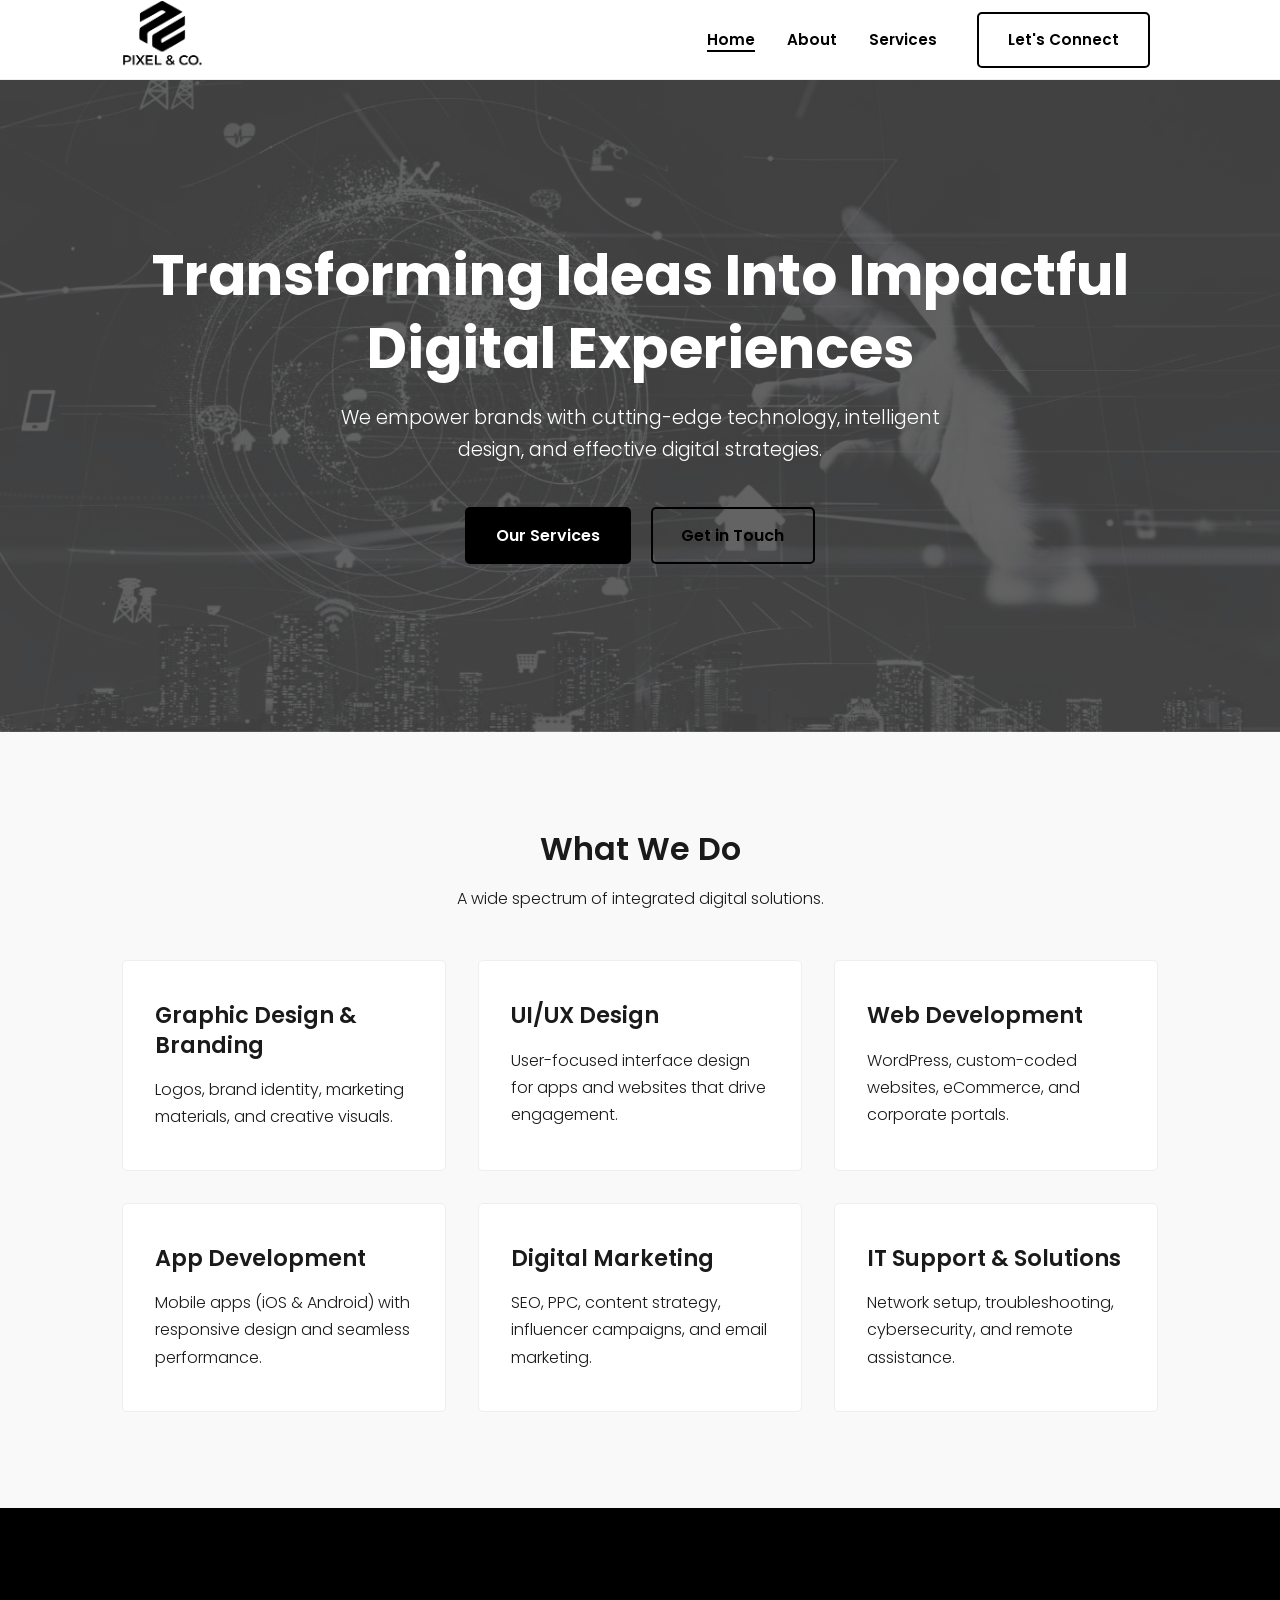
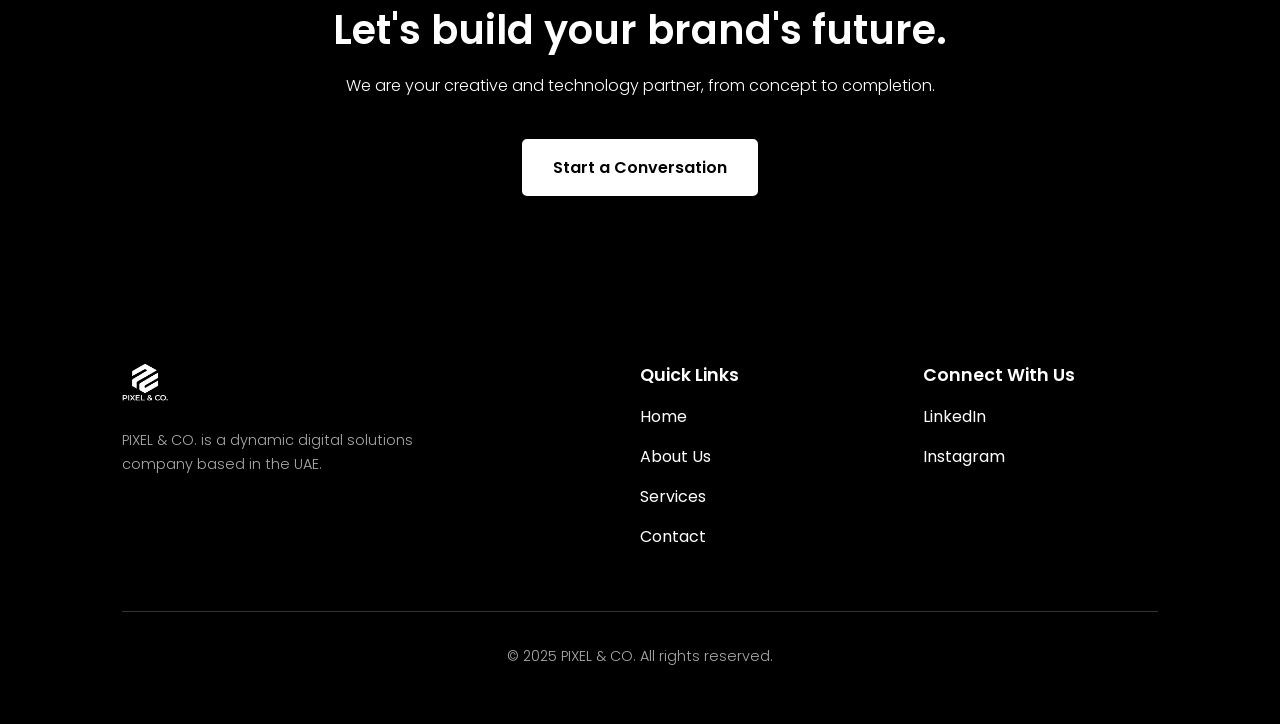
<file: index.html>
<!DOCTYPE html>
<html lang="en">
<head>
    <meta charset="UTF-8">
    <meta name="viewport" content="width=device-width, initial-scale=1.0">
    <title>PIXEL & CO. - Digital Solutions</title>
    <link rel="stylesheet" href="css/style.css">
    <link href="https://fonts.googleapis.com/css2?family=Poppins:wght@300;400;600;700&display=swap" rel="stylesheet">
</head>
<body>

    <header class="header">
        <div class="container">
            <nav class="navbar">
                <a href="index.html" class="nav-logo">
                    <img src="images/Pixel & Co. Logo.png" alt="PIXEL & CO. Logo">
                </a>
                <ul class="nav-menu">
                    <li class="nav-item"><a href="index.html" class="nav-link active">Home</a></li>
                    <li class="nav-item"><a href="about.html" class="nav-link">About</a></li>
                    <li class="nav-item"><a href="services.html" class="nav-link">Services</a></li>
                    <li class="nav-item"><a href="contact.html" class="nav-link btn">Let's Connect</a></li>
                </ul>
                <div class="hamburger">
                    <span class="bar"></span>
                    <span class="bar"></span>
                    <span class="bar"></span>
                </div>
            </nav>
        </div>
    </header>

    <main>
        <section class="hero">
            <div class="container">
                <h1>Transforming Ideas Into Impactful Digital Experiences</h1>
                <p class="subtitle">We empower brands with cutting-edge technology, intelligent design, and effective digital strategies.</p>
                <a href="services.html" class="btn btn-primary">Our Services</a>
                <a href="contact.html" class="btn">Get in Touch</a>
            </div>
        </section>

        <section class="services-overview">
            <div class="container">
                <h2>What We Do</h2>
                <p class="section-subtitle">A wide spectrum of integrated digital solutions.</p>
                <div class="services-grid">
                    <div class="service-card">
                        <h3>Graphic Design & Branding</h3>
                        <p>Logos, brand identity, marketing materials, and creative visuals.</p>
                    </div>
                    <div class="service-card">
                        <h3>UI/UX Design</h3>
                        <p>User-focused interface design for apps and websites that drive engagement.</p>
                    </div>
                    <div class="service-card">
                        <h3>Web Development</h3>
                        <p>WordPress, custom-coded websites, eCommerce, and corporate portals.</p>
                    </div>
                    <div class="service-card">
                        <h3>App Development</h3>
                        <p>Mobile apps (iOS & Android) with responsive design and seamless performance.</p>
                    </div>
                    <div class="service-card">
                        <h3>Digital Marketing</h3>
                        <p>SEO, PPC, content strategy, influencer campaigns, and email marketing.</p>
                    </div>
                    <div class="service-card">
                        <h3>IT Support & Solutions</h3>
                        <p>Network setup, troubleshooting, cybersecurity, and remote assistance.</p>
                    </div>
                </div>
            </div>
        </section>

        <section class="cta">
            <div class="container">
                <h2>Let's build your brand's future.</h2>
                <p>We are your creative and technology partner, from concept to completion.</p>
                <a href="contact.html" class="btn btn-primary">Start a Conversation</a>
            </div>
        </section>
    </main>

    <footer class="footer">
        <div class="container">
            <div class="footer-content">
                <div class="footer-about">
                    <img src="images/Pixel & Co. Logo.png" alt="PIXEL & CO. Logo" class="footer-logo">
                    <p>PIXEL & CO. is a dynamic digital solutions company based in the UAE.</p>
                </div>
                <div class="footer-links">
                    <h3>Quick Links</h3>
                    <ul>
                        <li><a href="index.html">Home</a></li>
                        <li><a href="about.html">About Us</a></li>
                        <li><a href="services.html">Services</a></li>
                        <li><a href="contact.html">Contact</a></li>
                    </ul>
                </div>
                <div class="footer-social">
                    <h3>Connect With Us</h3>
                    <a href="https://www.linkedin.com/company/pixel1co/" target="_blank">LinkedIn</a>
                    <a href="https://www.instagram.com/pixel_n_co" target="_blank">Instagram</a>
                </div>
            </div>
            <div class="footer-bottom">
                <p>&copy; 2025 PIXEL & CO. All rights reserved.</p>
            </div>
        </div>
    </footer>

    <script src="js/script.js"></script>
</body>
</html>
</file>
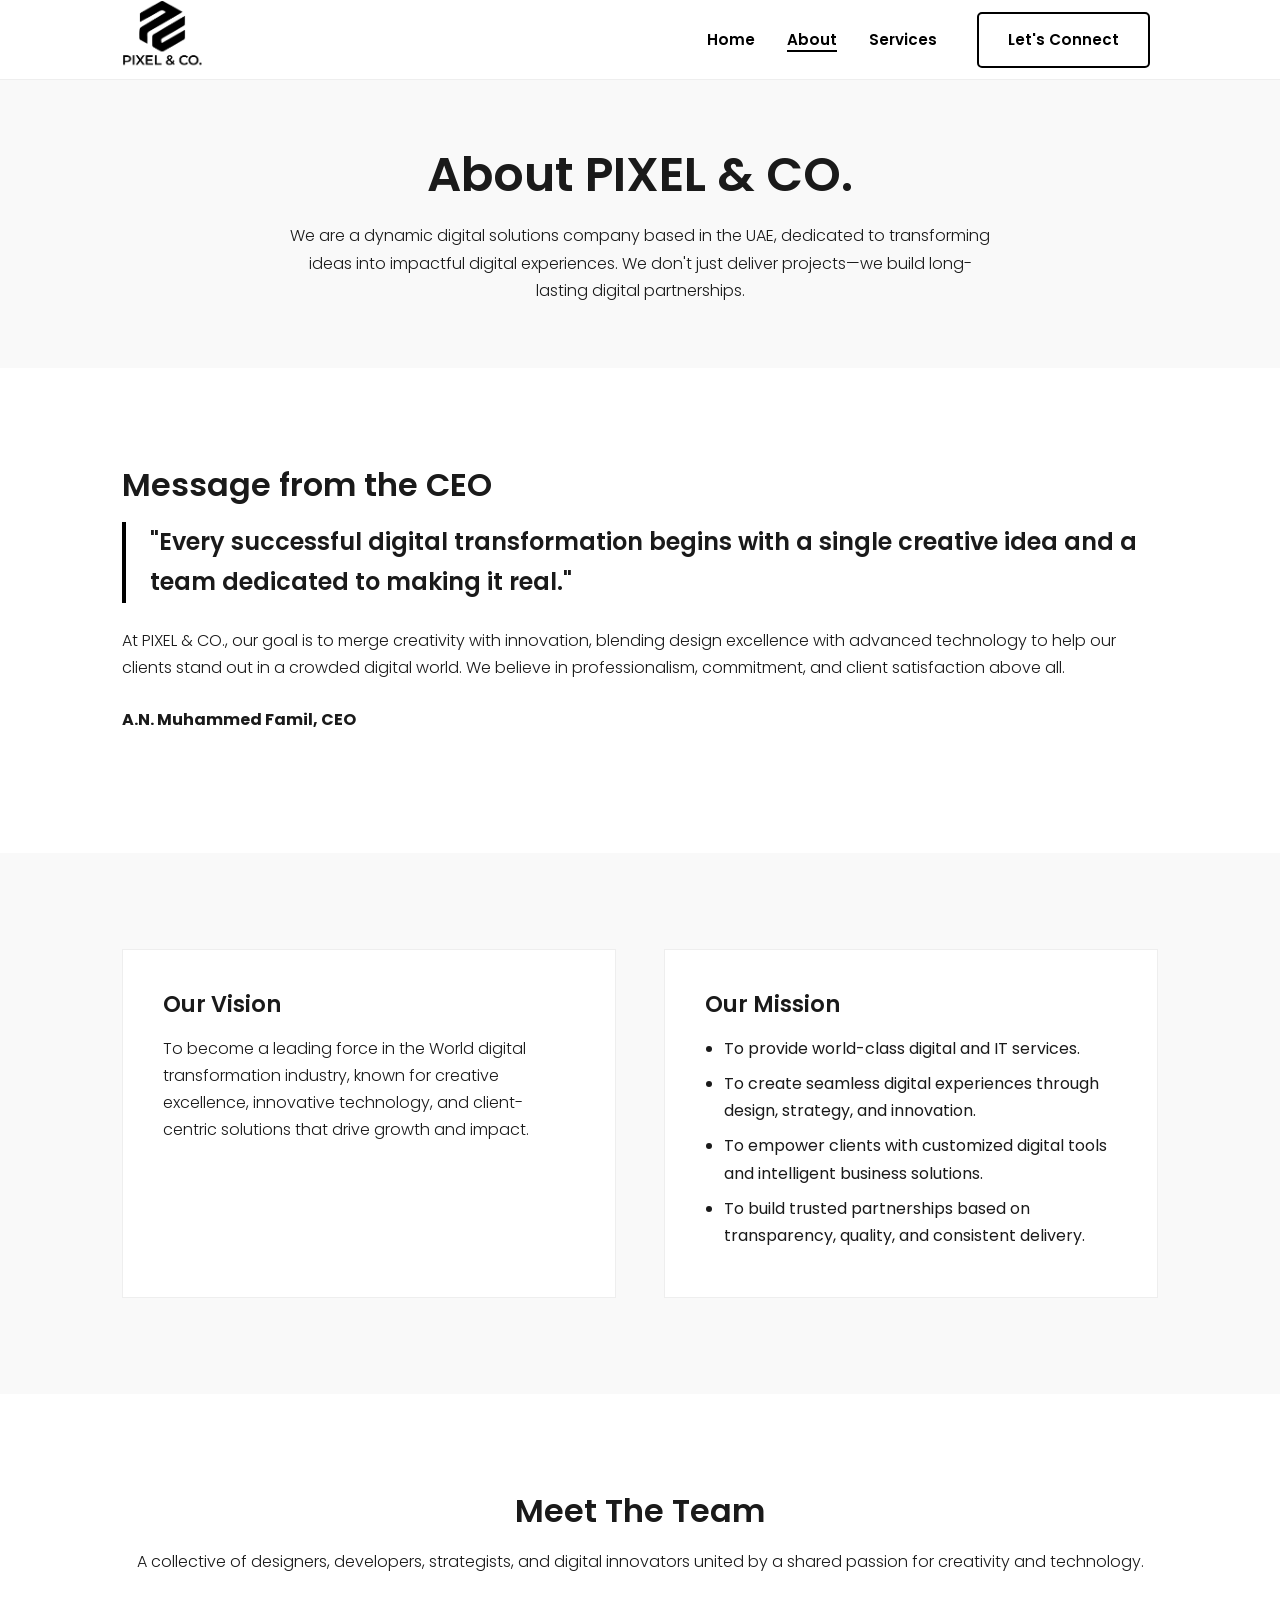
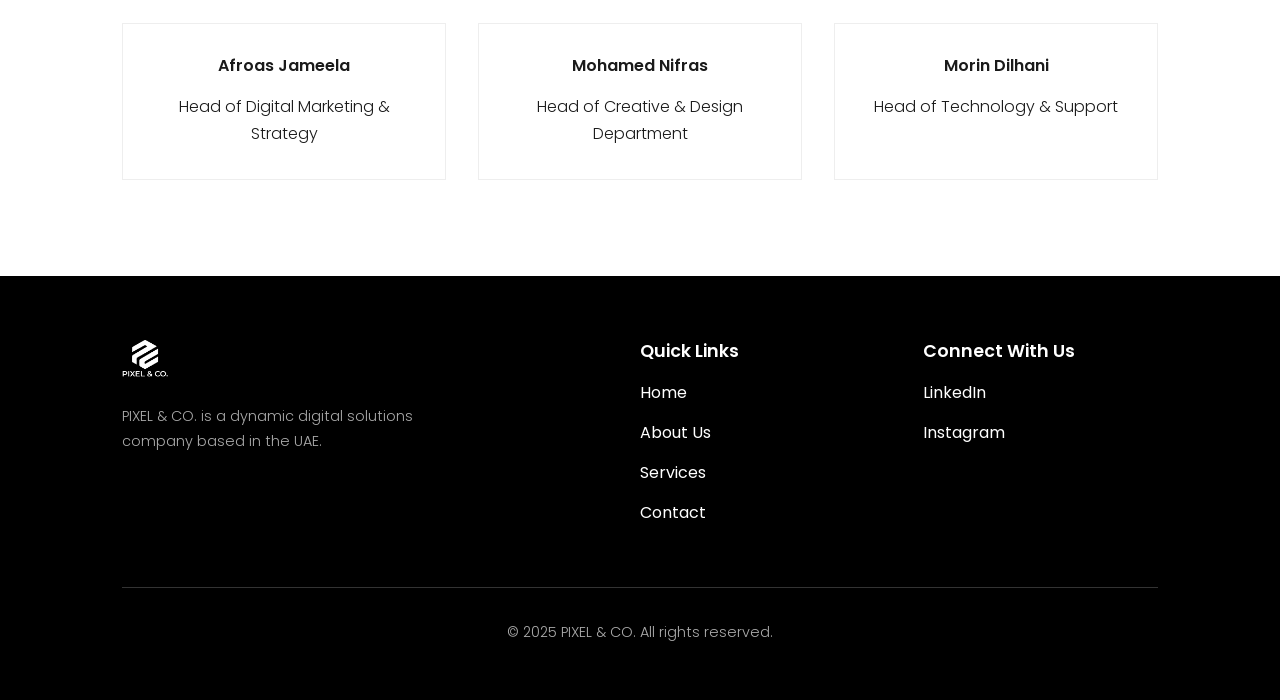
<file: about.html>
<!DOCTYPE html>
<html lang="en">
<head>
    <meta charset="UTF-8">
    <meta name="viewport" content="width=device-width, initial-scale=1.0">
    <title>About PIXEL & CO.</title>
    <link rel="stylesheet" href="css/style.css">
    <link href="https://fonts.googleapis.com/css2?family=Poppins:wght@300;400;600;700&display=swap" rel="stylesheet">
</head>
<body>

    <header class="header">
        <div class="container">
            <nav class="navbar">
                <a href="index.html" class="nav-logo">
                    <img src="images/Pixel & Co. Logo.png" alt="PIXEL & CO. Logo">
                </a>
                <ul class="nav-menu">
                    <li class="nav-item"><a href="index.html" class="nav-link">Home</a></li>
                    <li class="nav-item"><a href="about.html" class="nav-link active">About</a></li>
                    <li class="nav-item"><a href="services.html" class="nav-link">Services</a></li>
                    <li class="nav-item"><a href="contact.html" class="nav-link btn">Let's Connect</a></li>
                </ul>
                <div class="hamburger">
                    <span class="bar"></span>
                    <span class="bar"></span>
                    <span class="bar"></span>
                </div>
            </nav>
        </div>
    </header>

    <main>
        <section class="page-header">
            <div class="container">
                <h1>About PIXEL & CO.</h1>
                <p>We are a dynamic digital solutions company based in the UAE, dedicated to transforming ideas into impactful digital experiences. We don't just deliver projects—we build long-lasting digital partnerships.</p>
            </div>
        </section>

        <section class="ceo-message">
            <div class="container">
                <div class="ceo-content">
                    <div class="ceo-text">
                        <h2>Message from the CEO</h2>
                        <blockquote>
                            "Every successful digital transformation begins with a single creative idea and a team dedicated to making it real."
                        </blockquote>
                        <p>At PIXEL & CO., our goal is to merge creativity with innovation, blending design excellence with advanced technology to help our clients stand out in a crowded digital world. We believe in professionalism, commitment, and client satisfaction above all.</p>
                        <p><strong>A.N. Muhammed Famil, CEO</strong></p>
                    </div>
                </div>
            </div>
        </section>

        <section class="vision-mission">
            <div class="container">
                <div class="vm-grid">
                    <div class="vm-card">
                        <h3>Our Vision</h3>
                        <p>To become a leading force in the World digital transformation industry, known for creative excellence, innovative technology, and client-centric solutions that drive growth and impact.</p>
                    </div>
                    <div class="vm-card">
                        <h3>Our Mission</h3>
                        <ul>
                           <li>To provide world-class digital and IT services.</li>
                            <li>To create seamless digital experiences through design, strategy, and innovation.</li>
                           <li>To empower clients with customized digital tools and intelligent business solutions.</li>
                           <li>To build trusted partnerships based on transparency, quality, and consistent delivery.</li>
                        </ul>
                    </div>
                </div>
            </div>
        </section>
        
        <section class="team">
            <div class="container">
               <h2>Meet The Team</h2>
               <p class="section-subtitle">A collective of designers, developers, strategists, and digital innovators united by a shared passion for creativity and technology.</p>
                <div class="team-grid">
                    <div class="team-member">
                        <h4>Afroas Jameela</h4>
                        <p>Head of Digital Marketing & Strategy</p>
                    </div>
                    <div class="team-member">
                        <h4>Mohamed Nifras</h4>
                        <p>Head of Creative & Design Department</p>
                    </div>
                    <div class="team-member">
                        <h4>Morin Dilhani</h4>
                        <p>Head of Technology & Support</p>
                    </div>
                </div>
            </div>
        </section>

    </main>

    <footer class="footer">
        <div class="container">
            <div class="footer-content">
                <div class="footer-about">
                    <img src="images/Pixel & Co. Logo.png" alt="PIXEL & CO. Logo" class="footer-logo">
                    <p>PIXEL & CO. is a dynamic digital solutions company based in the UAE.</p>
                </div>
                <div class="footer-links">
                    <h3>Quick Links</h3>
                    <ul>
                        <li><a href="index.html">Home</a></li>
                        <li><a href="about.html">About Us</a></li>
                        <li><a href="services.html">Services</a></li>
                        <li><a href="contact.html">Contact</a></li>
                    </ul>
                </div>
                <div class="footer-social">
                    <h3>Connect With Us</h3>
                    <a href="https://www.linkedin.com/company/pixel1co/" target="_blank">LinkedIn</a>
                    <a href="https://www.instagram.com/pixel_n_co" target="_blank">Instagram</a>
                </div>
            </div>
            <div class="footer-bottom">
                <p>&copy; 2025 PIXEL & CO. All rights reserved.</p>
            </div>
        </div>
    </footer>

    <script src="js/script.js"></script>
</body>
</html>
</file>
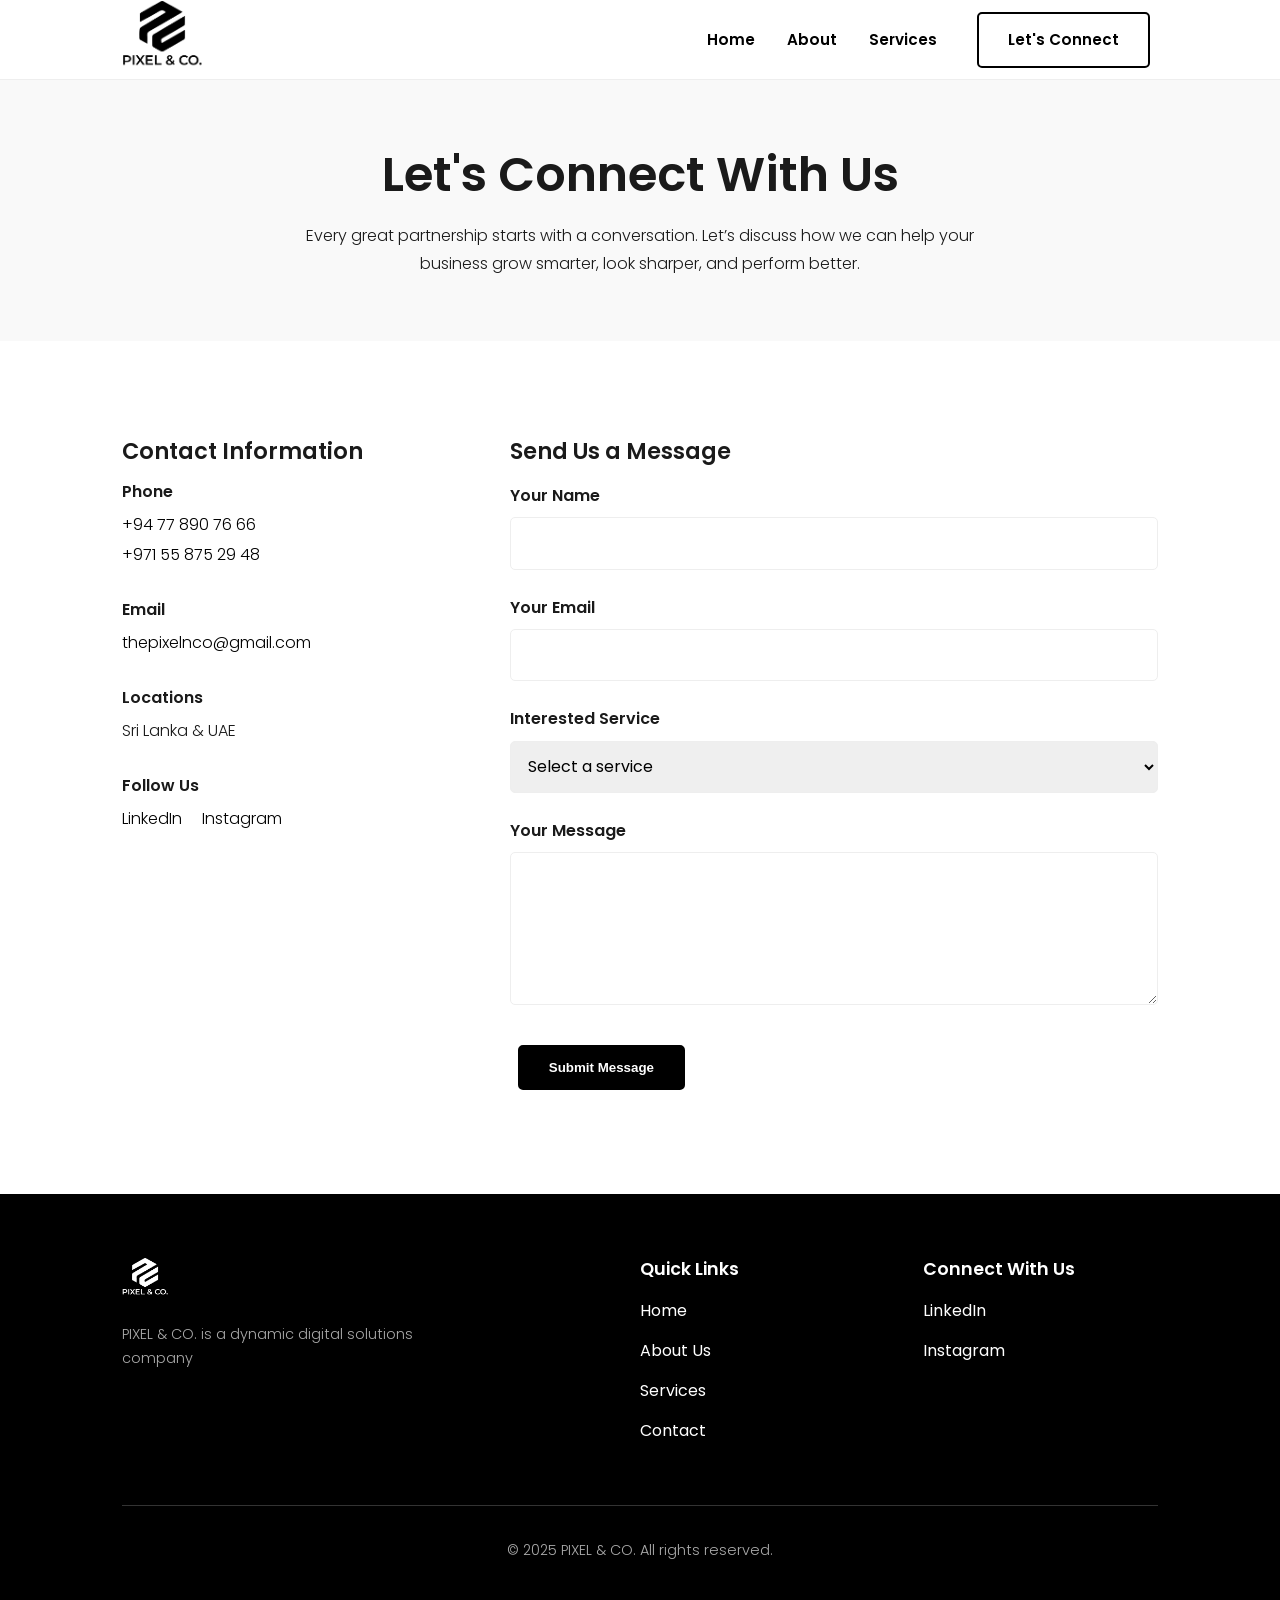
<file: contact.html>
<!DOCTYPE html>
<html lang="en">
<head>
    <meta charset="UTF-8">
    <meta name="viewport" content="width=device-width, initial-scale=1.0">
    <title>Contact PIXEL & CO.</title>
    <link rel="stylesheet" href="css/style.css">
    <link href="https://fonts.googleapis.com/css2?family=Poppins:wght@300;400;600;700&display=swap" rel="stylesheet">
</head>
<body>

    <header class="header">
        <div class="container">
            <nav class="navbar">
                <a href="index.html" class="nav-logo">
                    <img src="images/Pixel & Co. Logo.png" alt="PIXEL & CO. Logo">
                </a>
                <ul class="nav-menu">
                    <li class="nav-item"><a href="index.html" class="nav-link">Home</a></li>
                    <li class="nav-item"><a href="about.html" class="nav-link">About</a></li>
                    <li class="nav-item"><a href="services.html" class="nav-link">Services</a></li>
                    <li class="nav-item"><a href="contact.html" class="nav-link active btn">Let's Connect</a></li>
                </ul>
                <div class="hamburger">
                    <span class="bar"></span>
                    <span class="bar"></span>
                    <span class="bar"></span>
                </div>
            </nav>
        </div>
    </header>

    <main>
        <section class="page-header">
            <div class="container">
                <h1>Let's Connect With Us</h1>
                <p>Every great partnership starts with a conversation. Let’s discuss how we can help your business grow smarter, look sharper, and perform better.</p>
            </div>
        </section>

        <section class="contact-page">
            <div class="container">
                <div class="contact-grid">
                    <div class="contact-details">
                        <h3>Contact Information</h3>
                        
                        <div class="contact-info-item">
                            <h4>Phone</h4>
                           <p><a href="tel:+94778907666">+94 77 890 76 66</a></p>
                            <p><a href="tel:+971558752948">+971 55 875 29 48</a></p>
                        </div>

                        <div class="contact-info-item">
                            <h4>Email</h4>
                            <p><a href="mailto:thepixelnco@gmail.com">thepixelnco@gmail.com</a></p>
                        </div>
                        
                        <div class="contact-info-item">
                            <h4>Locations</h4>
                            <p>Sri Lanka & UAE</p>
                        </div>

                        <div class="contact-info-item">
                            <h4>Follow Us</h4>
                            <a href="https://www.linkedin.com/company/pixel1co/" class="social-link" target="_blank">LinkedIn</a>
                            <a href="https://www.instagram.com/pixel_n_co" class="social-link" target="_blank">Instagram</a>
                        </div>
                    </div>

                    <div class="contact-form-wrap">
                        <h3>Send Us a Message</h3>
                        <form id="contact-form" action="httpsPOST" data-netlify="true">
                            <div class="form-group">
                                <label for="name">Your Name</label>
                                <input type="text" id="name" name="name" required>
                            </div>
                            <div class="form-group">
                                <label for="email">Your Email</label>
                                <input type="email" id="email" name="email" required>
                            </div>
                            <div class="form-group">
                                <label for="service">Interested Service</label>
                                <select id="service" name="service">
                                    <option value="">Select a service</option>
                                    <option value="design">Graphic Design & Branding</option>
                                    <option value="ui-ux">UI/UX Design</option>
                                    <option value="web-dev">Web Development</option>
                                    <option value="app-dev">App Development</option>
                                    <option value="marketing">Digital Marketing</option>
                                    <option value="smm">Social Media Management</option>
                                    <option value="va">Virtual Assistance</option>
                                    <option value="it">IT Support</option>
                                    <option value="other">Other</option>
                                </select>
                            </div>
                            <div class="form-group">
                                <label for="message">Your Message</label>
                                <textarea id="message" name="message" rows="5" required></textarea>
                            </div>
                            <button type="submit" class="btn btn-primary">Submit Message</button>
                        </form>
                    </div>
                </div>
            </div>
        </section>
        
    </main>

    <footer class="footer">
        <div class="container">
            <div class="footer-content">
                <div class="footer-about">
                    <img src="images/Pixel & Co. Logo.png" alt="PIXEL & CO. Logo" class="footer-logo">
                    <p>PIXEL & CO. is a dynamic digital solutions company</p>
                </div>
                <div class="footer-links">
                    <h3>Quick Links</h3>
                    <ul>
                        <li><a href="index.html">Home</a></li>
                        <li><a href="about.html">About Us</a></li>
                        <li><a href="services.html">Services</a></li>
                        <li><a href="contact.html">Contact</a></li>
                    </ul>
                </div>
                <div class="footer-social">
                    <h3>Connect With Us</h3>
                    <a href="https://www.linkedin.com/company/pixel1co/" target="_blank">LinkedIn</a>
                    <a href="https://www.instagram.com/pixel_n_co" target="_blank">Instagram</a>
                </div>
            </div>
            <div class="footer-bottom">
                <p>&copy; 2025 PIXEL & CO. All rights reserved.</p>
            </div>
        </div>
    </footer>

    <script src="js/script.js"></script>
</body>
</html>
</file>
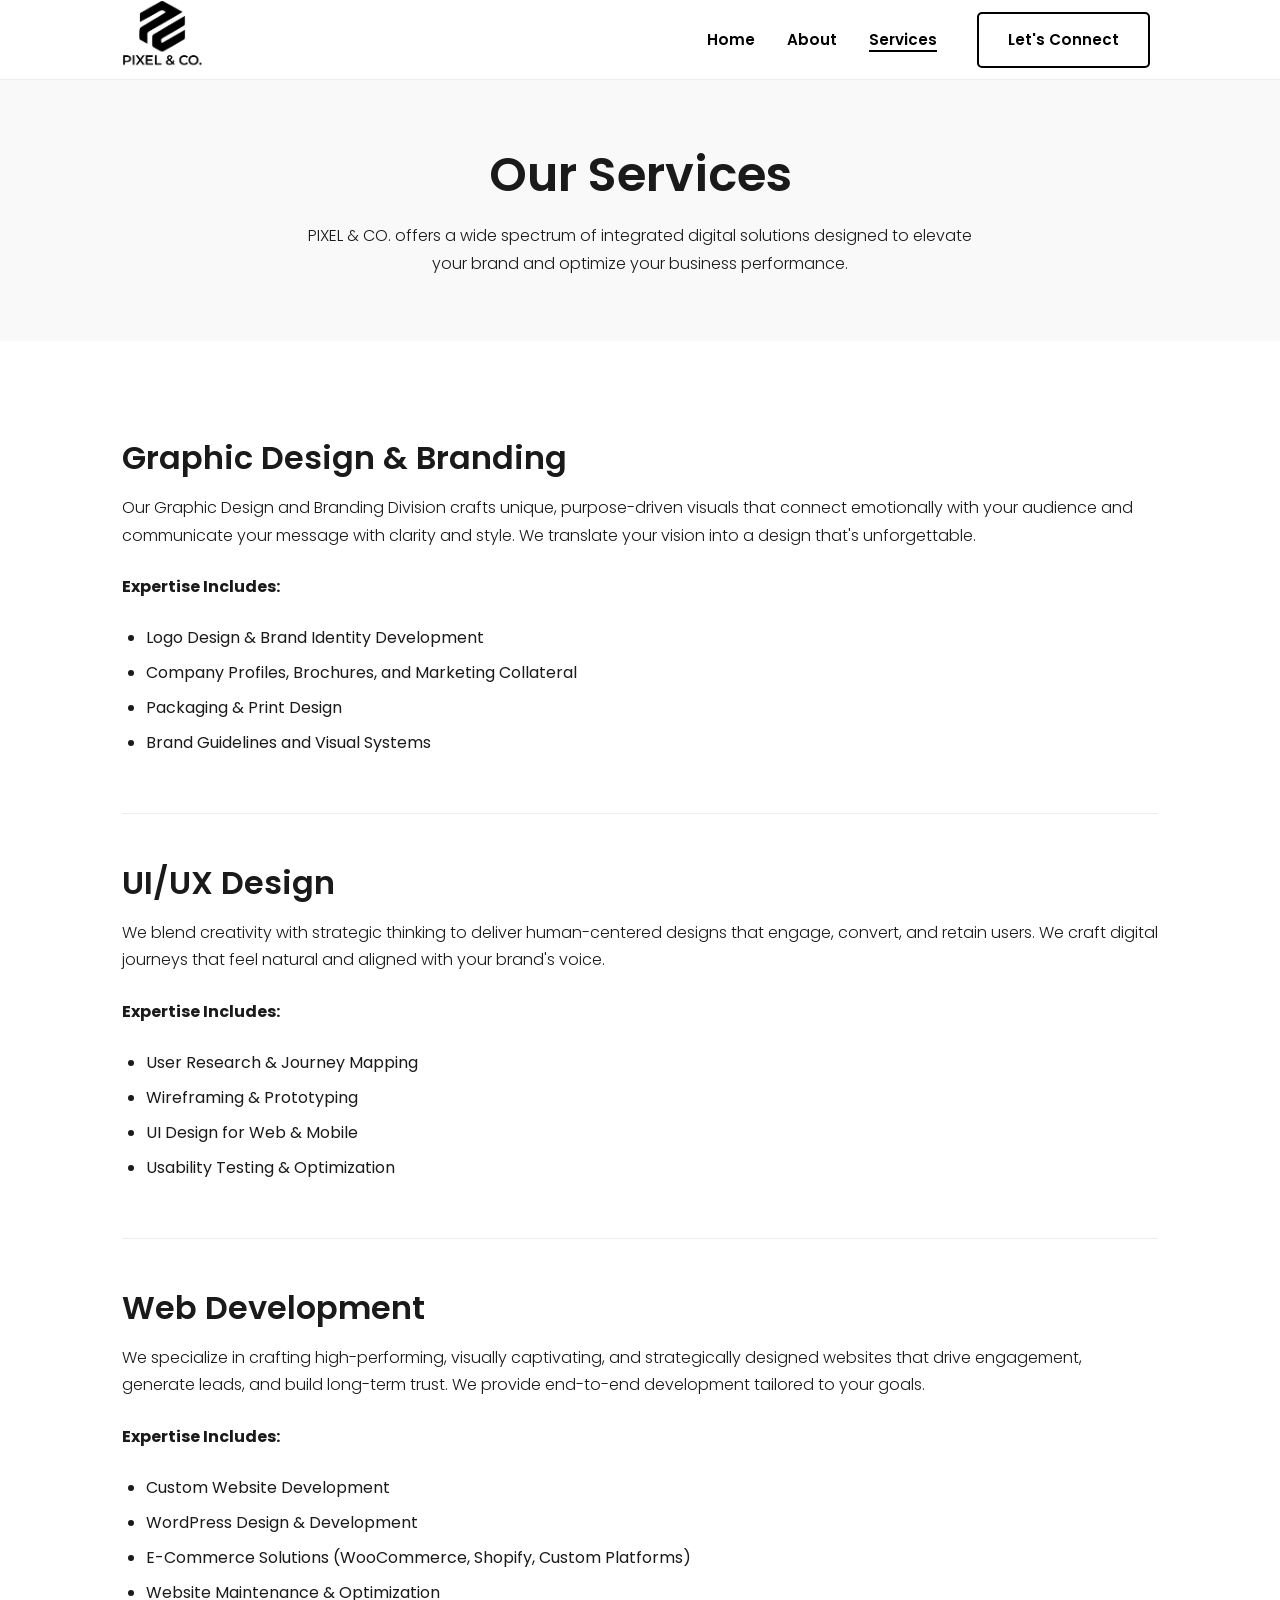
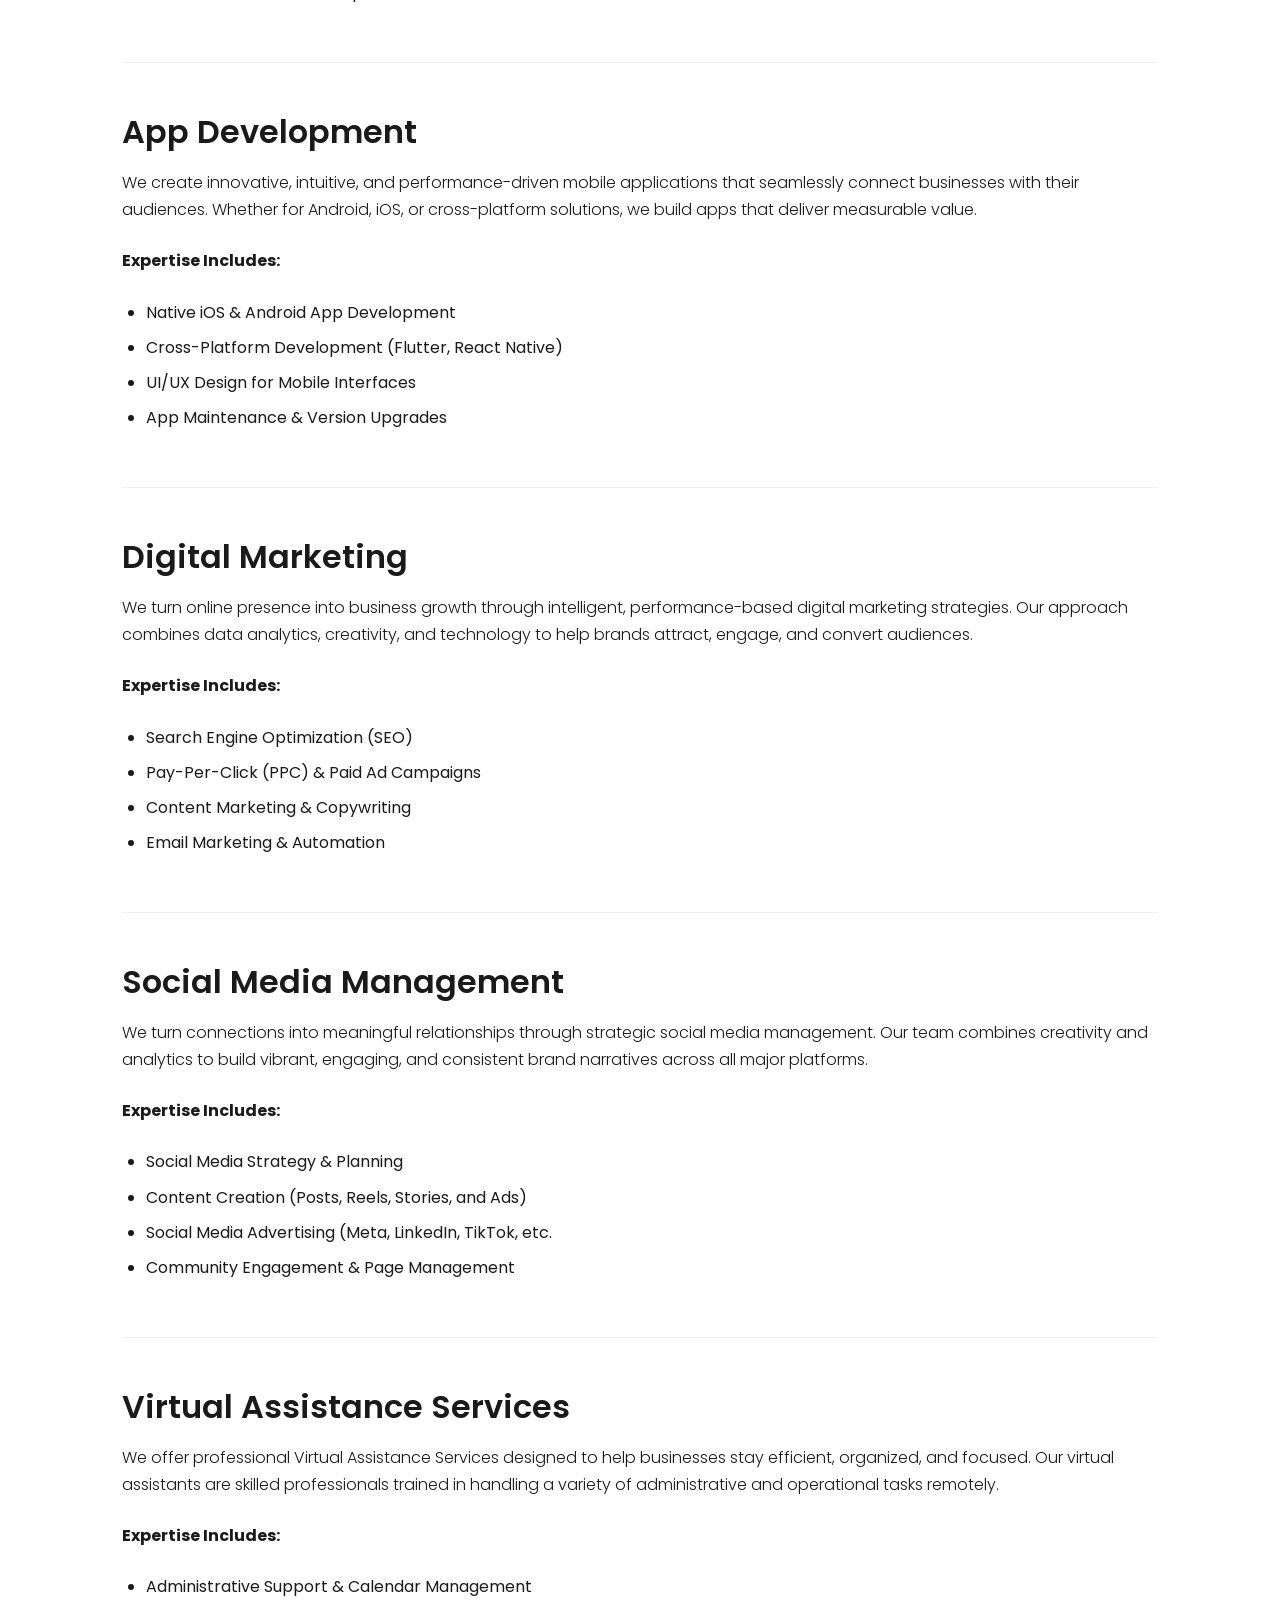
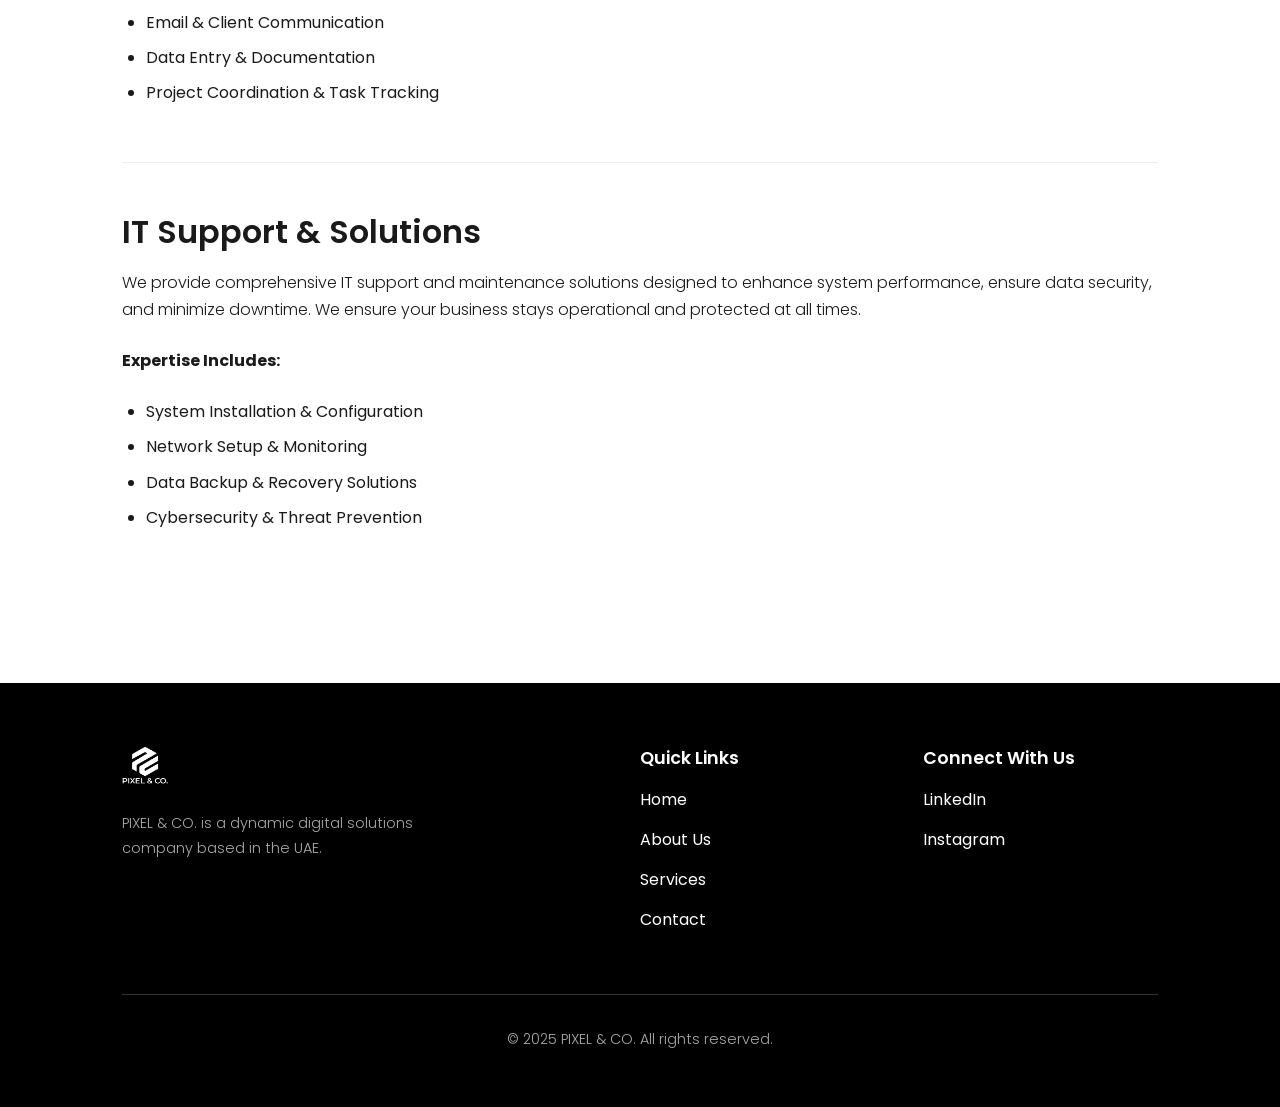
<file: services.html>
<!DOCTYPE html>
<html lang="en">
<head>
    <meta charset="UTF-8">
    <meta name="viewport" content="width=device-width, initial-scale=1.0">
    <title>Our Services - PIXEL & CO.</title>
    <link rel="stylesheet" href="css/style.css">
    <link href="https://fonts.googleapis.com/css2?family=Poppins:wght@300;400;600;700&display=swap" rel="stylesheet">
</head>
<body>

    <header class="header">
        <div class="container">
            <nav class="navbar">
                <a href="index.html" class="nav-logo">
                    <img src="images/Pixel & Co. Logo.png" alt="PIXEL & CO. Logo">
                </a>
                <ul class="nav-menu">
                    <li class="nav-item"><a href="index.html" class="nav-link">Home</a></li>
                    <li class="nav-item"><a href="about.html" class="nav-link">About</a></li>
                    <li class="nav-item"><a href="services.html" class="nav-link active">Services</a></li>
                    <li class="nav-item"><a href="contact.html" class="nav-link btn">Let's Connect</a></li>
                </ul>
                <div class="hamburger">
                    <span class="bar"></span>
                    <span class="bar"></span>
                    <span class="bar"></span>
                </div>
            </nav>
        </div>
    </header>

    <main>
        <section class="page-header">
            <div class="container">
                <h1>Our Services</h1>
                <p>PIXEL & CO. offers a wide spectrum of integrated digital solutions designed to elevate your brand and optimize your business performance.</p>
            </div>
        </section>

        <section class="services-detailed">
            <div class="container">
                
                <article class="service-item">
                    <h2>Graphic Design & Branding</h2>
                    <p>Our Graphic Design and Branding Division crafts unique, purpose-driven visuals that connect emotionally with your audience and communicate your message with clarity and style. We translate your vision into a design that's unforgettable.</p>
                    <p><strong>Expertise Includes:</strong></p>
                    <ul>
                        <li>Logo Design & Brand Identity Development</li>
                        <li>Company Profiles, Brochures, and Marketing Collateral</li>
                        <li>Packaging & Print Design</li>
                        <li>Brand Guidelines and Visual Systems</li>
                    </ul>
                </article>

                <article class="service-item">
                    <h2>UI/UX Design</h2>
                    <p>We blend creativity with strategic thinking to deliver human-centered designs that engage, convert, and retain users. We craft digital journeys that feel natural and aligned with your brand's voice.</p>
                    <p><strong>Expertise Includes:</strong></p>
                    <ul>
                        <li>User Research & Journey Mapping</li>
                        <li>Wireframing & Prototyping</li>
                        <li>UI Design for Web & Mobile</li>
                        <li>Usability Testing & Optimization</li>
                    </ul>
                </article>

                <article class="service-item">
                    <h2>Web Development</h2>
                   <p>We specialize in crafting high-performing, visually captivating, and strategically designed websites that drive engagement, generate leads, and build long-term trust. We provide end-to-end development tailored to your goals.</p>
                    <p><strong>Expertise Includes:</strong></p>
                    <ul>
                        <li>Custom Website Development</li>
                        <li>WordPress Design & Development</li>
                        <li>E-Commerce Solutions (WooCommerce, Shopify, Custom Platforms)</li>
                        <li>Website Maintenance & Optimization</li>
                    </ul>
                </article>

                <article class="service-item">
                    <h2>App Development</h2>
                    <p>We create innovative, intuitive, and performance-driven mobile applications that seamlessly connect businesses with their audiences. Whether for Android, iOS, or cross-platform solutions, we build apps that deliver measurable value.</p>
                    <p><strong>Expertise Includes:</strong></p>
                    <ul>
                        <li>Native iOS & Android App Development</li>
                        <li>Cross-Platform Development (Flutter, React Native)</li>
                        <li>UI/UX Design for Mobile Interfaces</li>
                        <li>App Maintenance & Version Upgrades</li>
                    </ul>
                </article>

                <article class="service-item">
                    <h2>Digital Marketing</h2>
                    <p>We turn online presence into business growth through intelligent, performance-based digital marketing strategies. Our approach combines data analytics, creativity, and technology to help brands attract, engage, and convert audiences.</p>
                    <p><strong>Expertise Includes:</strong></p>
                    <ul>
                        <li>Search Engine Optimization (SEO)</li>
                        <li>Pay-Per-Click (PPC) & Paid Ad Campaigns</li>
                        <li>Content Marketing & Copywriting</li>
                        <li>Email Marketing & Automation</li>
                    </ul>
                </article>

                <article class="service-item">
                    <h2>Social Media Management</h2>
                    <p>We turn connections into meaningful relationships through strategic social media management. Our team combines creativity and analytics to build vibrant, engaging, and consistent brand narratives across all major platforms.</p>
                    <p><strong>Expertise Includes:</strong></p>
                    <ul>
                        <li>Social Media Strategy & Planning</li>
                        <li>Content Creation (Posts, Reels, Stories, and Ads)</li>
                        <li>Social Media Advertising (Meta, LinkedIn, TikTok, etc.</li>
                        <li>Community Engagement & Page Management</li>
                    </ul>
                </article>
                
                <article class="service-item">
                    <h2>Virtual Assistance Services</h2>
                    <p>We offer professional Virtual Assistance Services designed to help businesses stay efficient, organized, and focused. Our virtual assistants are skilled professionals trained in handling a variety of administrative and operational tasks remotely.</p>
                    <p><strong>Expertise Includes:</strong></p>
                    <ul>
                        <li>Administrative Support & Calendar Management</li>
                        <li>Email & Client Communication</li>
                        <li>Data Entry & Documentation</li>
                        <li>Project Coordination & Task Tracking</li>
                    </ul>
                </article>

                <article class="service-item">
                    <h2>IT Support & Solutions</h2>
                    <p>We provide comprehensive IT support and maintenance solutions designed to enhance system performance, ensure data security, and minimize downtime. We ensure your business stays operational and protected at all times.</p>
                    <p><strong>Expertise Includes:</strong></p>
                    <ul>
                       <li>System Installation & Configuration</li>
                        <li>Network Setup & Monitoring</li>
                        <li>Data Backup & Recovery Solutions</li>
                        <li>Cybersecurity & Threat Prevention</li>
                    </ul>
                </article>

            </div>
        </section>

    </main>

    <footer class="footer">
        <div class="container">
            <div class="footer-content">
                <div class="footer-about">
                    <img src="images/Pixel & Co. Logo.png" alt="PIXEL & CO. Logo" class="footer-logo">
                    <p>PIXEL & CO. is a dynamic digital solutions company based in the UAE.</p>
                </div>
                <div class="footer-links">
                    <h3>Quick Links</h3>
                    <ul>
                        <li><a href="index.html">Home</a></li>
                        <li><a href="about.html">About Us</a></li>
                        <li><a href="services.html">Services</a></li>
                        <li><a href="contact.html">Contact</a></li>
                    </ul>
                </div>
                <div class="footer-social">
                    <h3>Connect With Us</h3>
                    <a href="https://www.linkedin.com/company/pixel1co/" target="_blank">LinkedIn</a>
                    <a href="https://www.instagram.com/pixel_n_co" target="_blank">Instagram</a>
                </div>
            </div>
            <div class="footer-bottom">
                <p>&copy; 2025 PIXEL & CO. All rights reserved.</p>
            </div>
        </div>
    </footer>

    <script src="js/script.js"></script>
</body>
</html>
</file>
<file: css/style.css>
/* === GOOGLE FONT === */
@import url('https://fonts.googleapis.com/css2?family=Poppins:wght@300;400;600;700&display=swap');

/* === CSS VARIABLES (Black & White Theme) === */
:root {
    --bg-color: #ffffff;
    --text-color: #1a1a1a;
    --primary-color: #000000;
    --border-color: #eeeeee;
    --header-height: 80px;
}

/* === RESET & BASE STYLES === */
* {
    margin: 0;
    padding: 0;
    box-sizing: border-box;
}

body {
    font-family: 'Poppins', sans-serif;
    background-color: var(--bg-color);
    color: var(--text-color);
    line-height: 1.7;
}

html {
    scroll-behavior: smooth;
}

a {
    text-decoration: none;
    color: var(--primary-color);
    transition: 0.3s ease;
}

a:hover {
    opacity: 0.7;
}

ul {
    list-style: none;
}

img {
    max-width: 100%;
    height: auto;
}

h1, h2, h3, h4 {
    line-height: 1.3;
    font-weight: 600;
    margin-bottom: 1rem;
}

h1 { font-size: 2.8rem; }
h2 { font-size: 2rem; }
h3 { font-size: 1.4rem; }

p {
    margin-bottom: 1.5rem;
    font-weight: 300;
}

.container {
    max-width: 1100px;
    margin: 0 auto;
    padding: 0 2rem;
}

section {
    padding: 6rem 0;
}

/* === BUTTONS === */
.btn {
    display: inline-block;
    padding: 0.8rem 1.8rem;
    font-weight: 600;
    border-radius: 5px;
    border: 2px solid var(--primary-color);
    color: var(--primary-color);
    margin: 0.5rem;
}

.btn-primary {
    background-color: var(--primary-color);
    color: var(--bg-color);
}

.btn:hover {
    background-color: var(--primary-color);
    color: var(--bg-color);
    opacity: 1;
}

.btn-primary:hover {
    background-color: #333;
    border-color: #333;
    opacity: 1;
}

/* === HEADER & NAVIGATION === */
.header {
    background-color: var(--bg-color);
    border-bottom: 1px solid var(--border-color);
    height: var(--header-height);
    position: fixed;
    width: 100%;
    top: 0;
    left: 0;
    z-index: 100;
}

.navbar {
    display: flex;
    justify-content: space-between;
    align-items: center;
    height: var(--header-height);
}

.nav-logo img {
    height: 70px; /* Adjust as needed */
}

.nav-menu {
    display: flex;
    align-items: center;
}

.nav-item {
    margin-left: 2rem;
}

.nav-link {
    font-weight: 600;
    font-size: 0.95rem;
}

.nav-link.active {
    border-bottom: 2px solid var(--primary-color);
}

.nav-link.btn {
    border: 2px solid var(--primary-color);
    color: var(--primary-color);
}

.nav-link.btn:hover {
    background: var(--primary-color);
    color: var(--bg-color);
}

.hamburger {
    display: none;
    cursor: pointer;
}

.bar {
    display: block;
    width: 25px;
    height: 3px;
    margin: 5px auto;
    transition: all 0.3s ease-in-out;
    background-color: var(--primary-color);
}

/* === HERO SECTION === */
.hero {
    background-image: linear-gradient(rgba(0, 0, 0, 0.6), rgba(0, 0, 0, 0.6)), url('../images/hero-background.jpg');
    background-size: cover; 
    background-position: center; 
    background-repeat: no-repeat;
    text-align: center;
    padding: 10rem 0;
    margin-top: var(--header-height);
    color: #ffffff; 
}


.hero h1 {
    font-size: 3.5rem;
    font-weight: 700;
}

.hero .subtitle {
    font-size: 1.2rem;
    max-width: 600px;
    margin: 1rem auto 2rem;
}

/* === SERVICES OVERVIEW (Homepage) === */
.services-overview {
    background-color: #f9f9f9; /* Light gray for separation */
}

.services-overview h2,
.services-overview .section-subtitle {
    text-align: center;
}
.services-overview .section-subtitle {
    margin-bottom: 3rem;
}

.services-grid {
    display: grid;
    grid-template-columns: repeat(3, 1fr);
    gap: 2rem;
}

.service-card {
    background: var(--bg-color);
    border: 1px solid var(--border-color);
    padding: 2.5rem 2rem;
    border-radius: 5px;
    transition: 0.3s ease;
}

.service-card:hover {
    transform: translateY(-5px);
    box-shadow: 0 10px 20px rgba(0,0,0,0.05);
}

.service-card p {
    margin-bottom: 0;
}

/* === CTA SECTION === */
.cta {
    background-color: var(--primary-color);
    color: var(--bg-color);
    text-align: center;
}

.cta h2 {
    font-size: 2.5rem;
}

.cta p {
    margin-bottom: 2rem;
}

.cta .btn-primary {
    background-color: var(--bg-color);
    color: var(--primary-color);
    border-color: var(--bg-color);
}

.cta .btn-primary:hover {
    background-color: #eee;
}

/* === FOOTER === */
.footer {
    background-color: var(--primary-color);
    color: #aaa;
    padding: 4rem 0 2rem;
}

.footer-logo {
    height: 40px;
    margin-bottom: 1rem;
    /* Invert logo for dark background */
    filter: brightness(0) invert(1); 
}

.footer a {
    color: #fff;
}
.footer h3 {
    color: #fff;
    font-size: 1.1rem;
}

.footer-content {
    display: grid;
    grid-template-columns: 2fr 1fr 1fr;
    gap: 3rem;
    margin-bottom: 3rem;
}

.footer-about p {
    max-width: 350px;
    font-weight: 300;
    font-size: 0.9rem;
}

.footer-links ul li {
    margin-bottom: 0.8rem;
}

.footer-social a {
    display: block;
    margin-bottom: 0.8rem;
}

.footer-bottom {
    text-align: center;
    border-top: 1px solid #333;
    padding-top: 2rem;
    font-size: 0.9rem;
}

/* === PAGE HEADER (For About, Services, Contact) === */
.page-header {
    margin-top: var(--header-height);
    background: #f9f9f9;
    padding: 4rem 0;
    text-align: center;
}
.page-header h1 {
    font-size: 3rem;
}
.page-header p {
    max-width: 700px;
    margin: 1rem auto 0;
}

/* === ABOUT PAGE === */
.ceo-message .ceo-content {
    display: grid;
    grid-template-columns: 1fr;
    gap: 3rem;
    align-items: center;
}

.ceo-message blockquote {
    font-size: 1.5rem;
    font-weight: 600;
    border-left: 4px solid var(--primary-color);
    padding-left: 1.5rem;
    margin-bottom: 1.5rem;
}

.vision-mission {
    background: #f9f9f9;
}
.vm-grid {
    display: grid;
    grid-template-columns: 1fr 1fr;
    gap: 3rem;
}
.vm-card {
    background: var(--bg-color);
    padding: 2.5rem;
    border: 1px solid var(--border-color);
}
.vm-card ul {
    list-style: disc;
    padding-left: 1.2rem;
}
.vm-card ul li {
    margin-bottom: 0.5rem;
}

.team {
    text-align: center;
}
.team-grid {
    display: grid;
    grid-template-columns: repeat(auto-fit, minmax(200px, 1fr));
    gap: 2rem;
    margin-top: 3rem;
}
.team-member {
    background: var(--bg-color);
    border: 1px solid var(--border-color);
    padding: 2rem;
}
.team-member p {
    margin: 0;
    font-weight: 300;
}

/* === SERVICES PAGE === */
.service-item {
    border-bottom: 1px solid var(--border-color);
    padding-bottom: 3rem;
    margin-bottom: 3rem;
}
.service-item:last-child {
    border-bottom: none;
    margin-bottom: 0;
}
.service-item ul {
    list-style: disc;
    padding-left: 1.5rem;
}
.service-item ul li {
    margin-bottom: 0.5rem;
}

/* === CONTACT PAGE === */
.contact-grid {
    display: grid;
    grid-template-columns: 1fr 2fr;
    gap: 4rem;
}

.contact-info-item {
    margin-bottom: 2rem;
}
.contact-info-item h4 {
    margin-bottom: 0.5rem;
}
.contact-info-item p {
    margin-bottom: 0.2rem;
}
.contact-info-item a {
    font-weight: 300;
}
.social-link {
    margin-right: 1rem;
    font-weight: 600;
}

/* Contact Form */
.form-group {
    margin-bottom: 1.5rem;
}
.form-group label {
    display: block;
    margin-bottom: 0.5rem;
    font-weight: 600;
}
.form-group input,
.form-group textarea,
.form-group select {
    width: 100%;
    padding: 0.8rem;
    border: 1px solid var(--border-color);
    border-radius: 5px;
    font-family: 'Poppins', sans-serif;
    font-size: 1rem;
}
.form-group input:focus,
.form-group textarea:focus,
.form-group select:focus {
    outline: none;
    border-color: var(--primary-color);
}
.form-group textarea {
    resize: vertical;
}

/* === RESPONSIVE MEDIA QUERIES === */
@media (max-width: 992px) {
    .services-grid {
        grid-template-columns: repeat(2, 1fr);
    }
    .footer-content {
        grid-template-columns: 1fr;
        text-align: center;
    }
    .footer-about p {
        margin: 0 auto 1.5rem;
    }
    .contact-grid {
        grid-template-columns: 1fr;
    }
}

@media (max-width: 768px) {
    h1 { font-size: 2.2rem; }
    .hero h1 { font-size: 2.5rem; }
    
    .services-grid {
        grid-template-columns: 1fr;
    }

    .vm-grid {
        grid-template-columns: 1fr;
    }
    
    /* Mobile Navigation */
    .nav-menu {
        position: fixed;
        left: -100%;
        top: var(--header-height);
        flex-direction: column;
        background-color: var(--bg-color);
        width: 100%;
        height: 100vh;
        text-align: center;
        transition: 0.3s;
        box-shadow: 0 10px 20px rgba(0,0,0,0.1);
    }

    .nav-menu.active {
        left: 0;
    }

    .nav-item {
        margin: 2rem 0;
    }

    .nav-link.btn {
        background: var(--primary-color);
        color: var(--bg-color);
    }

    .hamburger {
        display: block;
    }

    .hamburger.active .bar:nth-child(2) {
        opacity: 0;
    }

    .hamburger.active .bar:nth-child(1) {
        transform: translateY(8px) rotate(45deg);
    }

    .hamburger.active .bar:nth-child(3) {
        transform: translateY(-8px) rotate(-45deg);
    }
}
</file>
